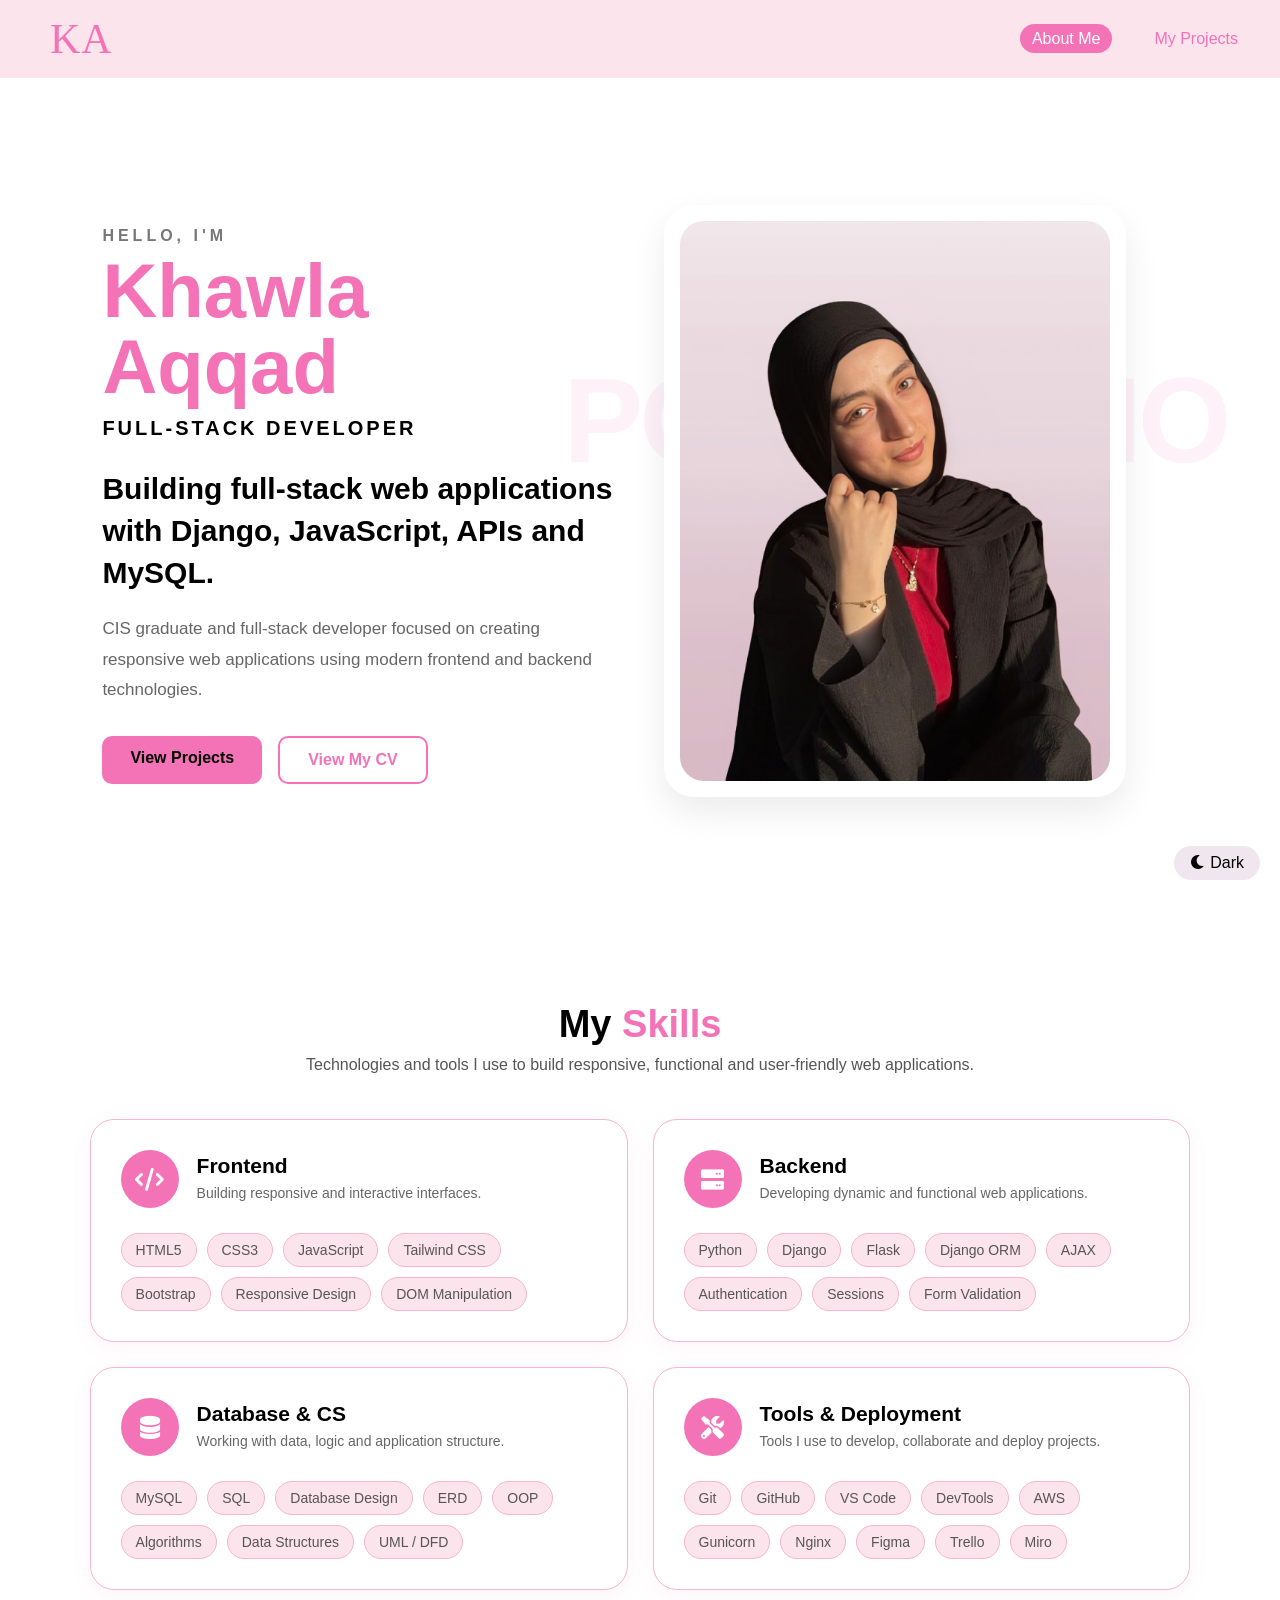
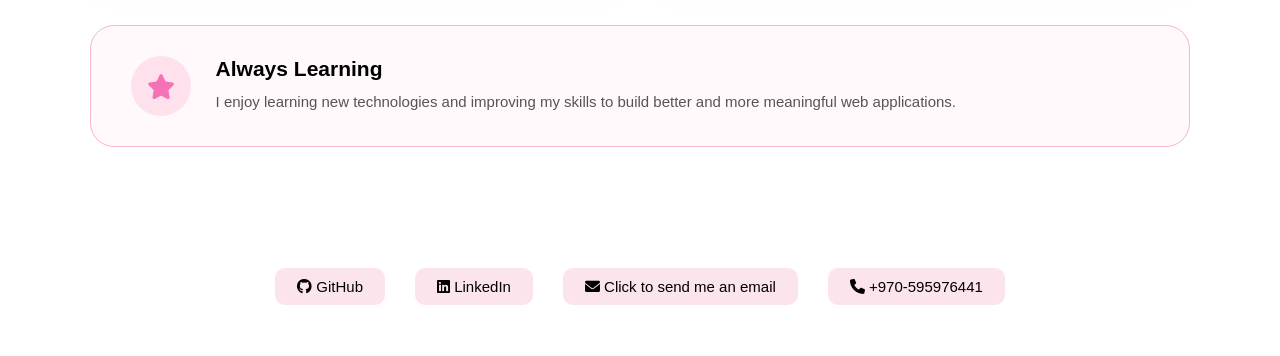
<file: index.html>
<!DOCTYPE html>
<html lang="en">
<head>
    <meta charset="UTF-8">
    <meta name="viewport" content="width=device-width, initial-scale=1.0">
    <title>Khawla Aqqad | Portfolios</title>
    <link rel="stylesheet" href="style.css">
    <link rel="stylesheet" href="https://cdnjs.cloudflare.com/ajax/libs/font-awesome/6.0.0-beta3/css/all.min.css" />
<body>
    
<!-- Switch button -->
    <div class="theme-toggle">
        <button id="themeBtn" onclick="toggleTheme()">
            <i class="fas fa-moon"></i> Dark 
        </button>
    </div>

<!-- Top bar -->
<nav class="navbar">

    <div class="logo">
        <a href="index.html">KA</a>
    </div>

    <ul class="nav-links">
        <li><a href="index.html" class="active">About Me</a></li>
        <li><a href="projects.html">My Projects</a></li>
    </ul>

</nav>

<!-- Hero Section -->
<section class="hero-section">

    <!-- Left Side -->
    <div class="hero-content">
        <p class="hero-label">HELLO, I'M</p>
        <h1 class="hero-big-name">Khawla Aqqad</h1>
        <p class="hero-role">FULL-STACK DEVELOPER</p>
        <h2>Building full-stack web applications with Django, JavaScript, APIs and MySQL.</h2>
        <p class="hero-description">
            CIS graduate and full-stack developer focused on creating responsive
            web applications using modern frontend and backend technologies.
        </p>
        <div class="hero-buttons">
            <a href="projects.html" class="hero-btn primary">View Projects</a>
            <a href="https://docs.google.com/document/d/1Huhkl3bzUAG76ihjNF-Jv4KBVgLShwQun_zowLG6C3U/edit?tab=t.0" target="_blank" class="hero-btn secondary">
                View My CV
            </a>
        </div>
    </div>


    <!-- Right Side -->
    <div class="hero-image-area">
        <h2 class="hero-bg-text">PORTFOLIO</h2>
        <div class="photo-card">
            <img src="./static/myphoto.png" alt="Khawla Aqqad" class="hero-photo">
        </div>

    </div>

</section>

    <!-- skills bar -->

<!-- Skills Section -->
<section class="skills-section">

    <div class="skills-title">
        <h2>My <span>Skills</span></h2>
        <p>
            Technologies and tools I use to build responsive,
            functional and user-friendly web applications.
        </p>
    </div>

    <div class="skills-grid">

        <!-- Frontend -->
        <div class="skills-card">

            <div class="skills-card-header">
                <div class="skills-icon">
                    <i class="fas fa-code"></i>
                </div>

                <div>
                    <h3>Frontend</h3>
                    <p>Building responsive and interactive interfaces.</p>
                </div>
            </div>

            <div class="skills-tags">
                <span>HTML5</span>
                <span>CSS3</span>
                <span>JavaScript</span>
                <span>Tailwind CSS</span>
                <span>Bootstrap</span>
                <span>Responsive Design</span>
                <span>DOM Manipulation</span>
            </div>

        </div>


        <!-- Backend -->
        <div class="skills-card">

            <div class="skills-card-header">
                <div class="skills-icon">
                    <i class="fas fa-server"></i>
                </div>

                <div>
                    <h3>Backend</h3>
                    <p>Developing dynamic and functional web applications.</p>
                </div>
            </div>

            <div class="skills-tags">
                <span>Python</span>
                <span>Django</span>
                <span>Flask</span>
                <span>Django ORM</span>
                <span>AJAX</span>
                <span>Authentication</span>
                <span>Sessions</span>
                <span>Form Validation</span>
            </div>

        </div>


        <!-- Database & CS -->
        <div class="skills-card">

            <div class="skills-card-header">
                <div class="skills-icon">
                    <i class="fas fa-database"></i>
                </div>

                <div>
                    <h3>Database & CS</h3>
                    <p>Working with data, logic and application structure.</p>
                </div>
            </div>

            <div class="skills-tags">
                <span>MySQL</span>
                <span>SQL</span>
                <span>Database Design</span>
                <span>ERD</span>
                <span>OOP</span>
                <span>Algorithms</span>
                <span>Data Structures</span>
                <span>UML / DFD</span>
            </div>

        </div>


        <!-- Tools & Deployment -->
        <div class="skills-card">

            <div class="skills-card-header">
                <div class="skills-icon">
                    <i class="fas fa-tools"></i>
                </div>

                <div>
                    <h3>Tools & Deployment</h3>
                    <p>Tools I use to develop, collaborate and deploy projects.</p>
                </div>
            </div>

            <div class="skills-tags">
                <span>Git</span>
                <span>GitHub</span>
                <span>VS Code</span>
                <span>DevTools</span>
                <span>AWS</span>
                <span>Gunicorn</span>
                <span>Nginx</span>
                <span>Figma</span>
                <span>Trello</span>
                <span>Miro</span>
            </div>

        </div>

    </div>


    <!-- Always Learning -->
    <div class="learning-box">

        <div class="learning-icon">
            <i class="fas fa-star"></i>
        </div>

        <div>
            <h3>Always Learning</h3>

            <p>
                I enjoy learning new technologies and improving my skills
                to build better and more meaningful web applications.
            </p>
        </div>

    </div>
</section>
    <!-- link bar -->

    <div class="social">
        <a href="https://github.com/khawlaaqqad-png" target="_blank" class="social-btn">
                <i class="fab fa-github"></i> GitHub
            </a>
            <a href="https://www.linkedin.com/in/khawla-aqqad" target="_blank" class="social-btn">
                <i class="fab fa-linkedin"></i> LinkedIn
            </a>
            <a href="https://mail.google.com/mail/?view=cm&fs=1&to=khawlaaqqad@gmail.com" target="_blank" class="social-btn">
                <i class="fas fa-envelope"></i> Click to send me an email
            </a>
            <a href="tel:+970595976441" class="social-btn">
                <i class="fas fa-phone"></i> +970-595976441
            </a>
    </div>

    <script src="main.js"></script>
</body>
</html>
</file>
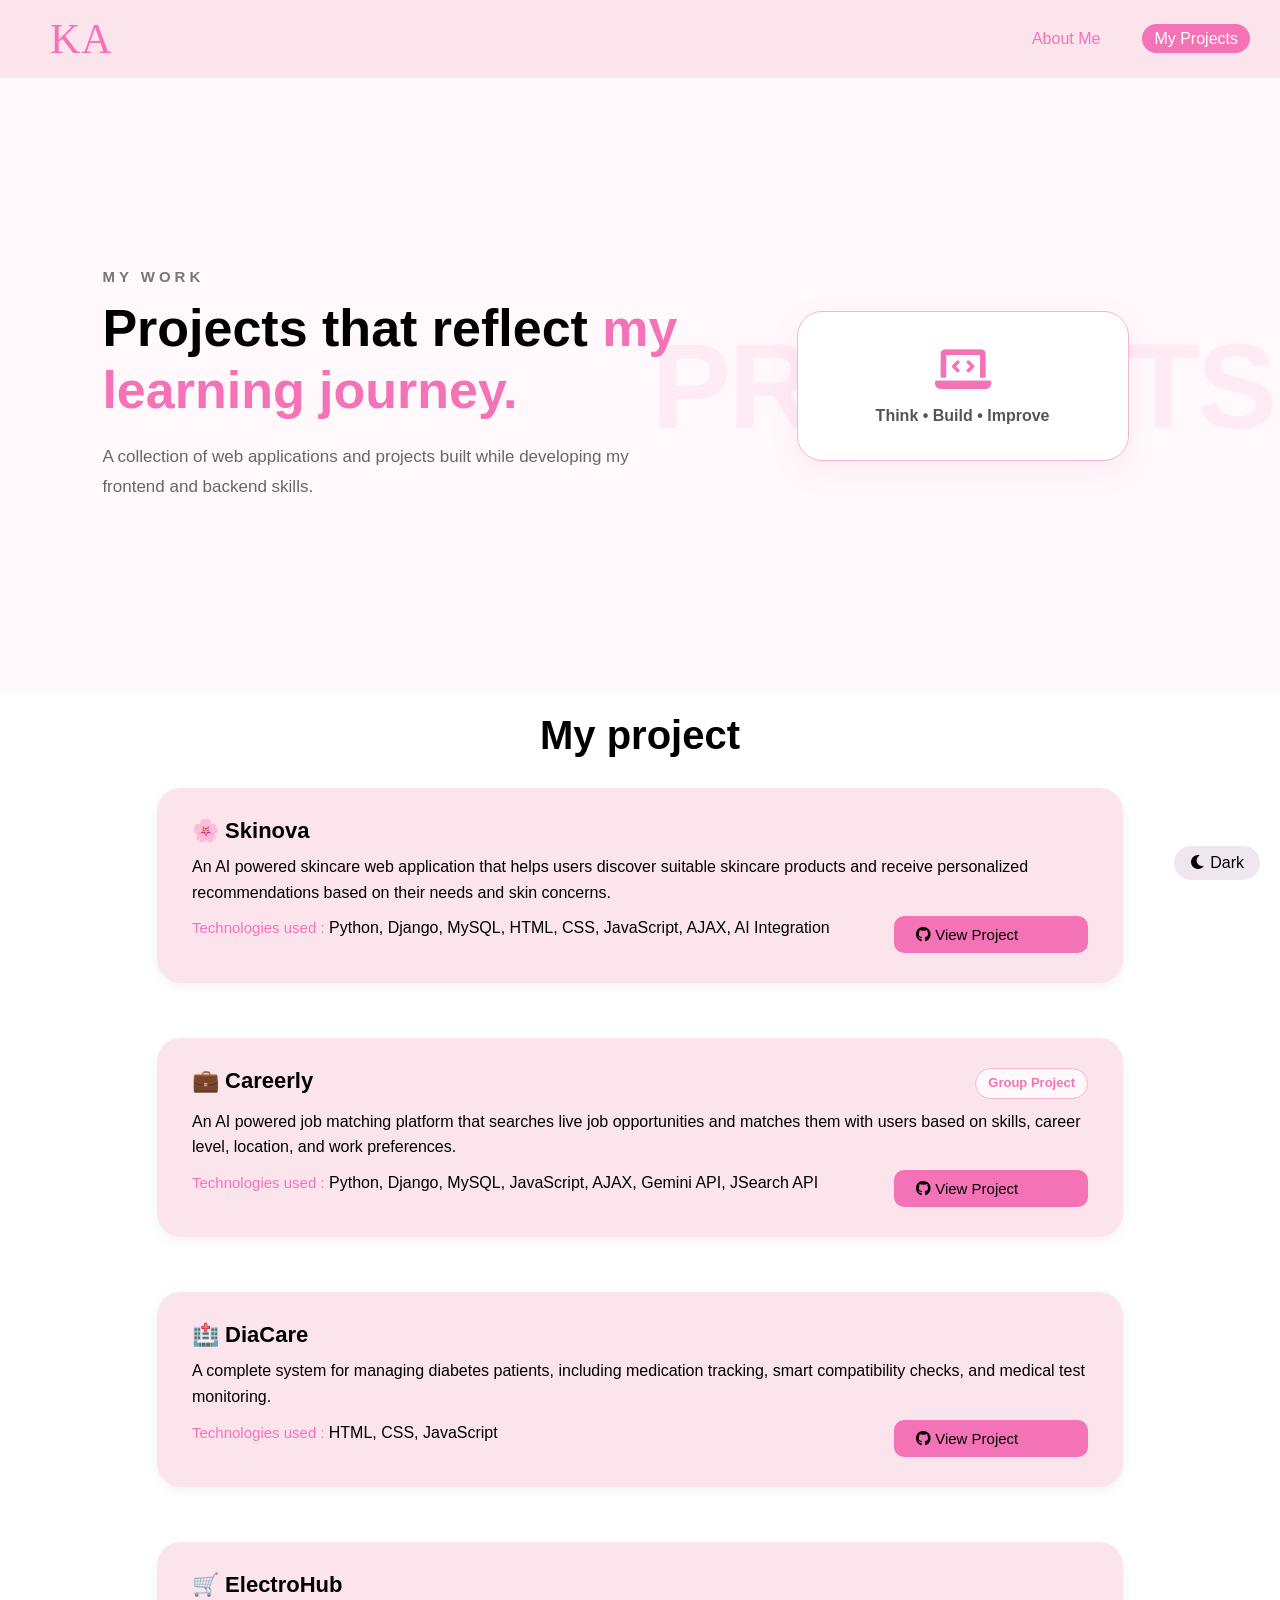
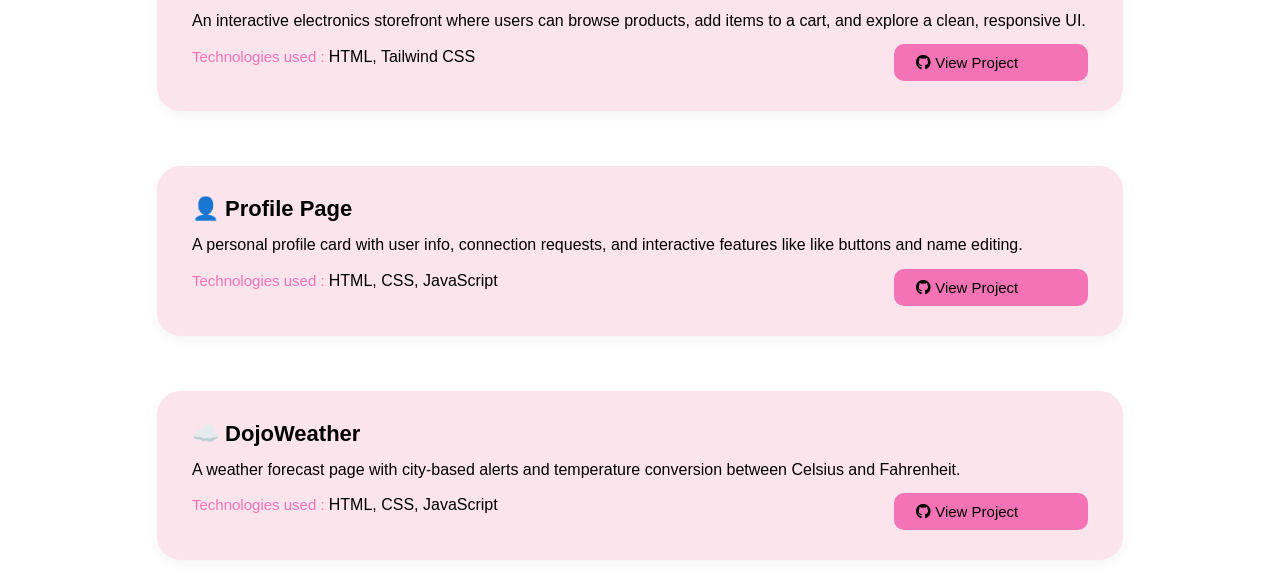
<file: projects.html>
<!DOCTYPE html>
<html lang="en">
<head>
    <meta charset="UTF-8">
    <meta name="viewport" content="width=device-width, initial-scale=1.0">
    <title>Khawla Aqqad | Portfolios</title>
    <link rel="stylesheet" href="style.css">
    <link rel="stylesheet" href="https://cdnjs.cloudflare.com/ajax/libs/font-awesome/6.0.0-beta3/css/all.min.css" />
</head>
<body>
    
<!-- Switch button -->
    <div class="theme-toggle">
        <button id="themeBtn" onclick="toggleTheme()">
            <i class="fas fa-moon"></i> Dark
        </button>
    </div>

<!-- Top bar -->
<nav class="navbar">
    <div class="logo">
        <a href="index.html">KA</a>
    </div>
    <ul class="nav-links">
        <li><a href="index.html">About Me</a></li>
        <li><a href="projects.html" class="active">My Projects</a></li>
    </ul>
</nav>

<!-- Projects Hero -->
<section class="projects-hero">
    <div class="projects-hero-text">
        <p class="projects-label">MY WORK</p>
        <h1>Projects that reflect <span>my learning journey.</span></h1>
        <p class="projects-description">
            A collection of web applications and projects built while developing
            my frontend and backend skills.
        </p>
    </div>

    <div class="projects-hero-design">
        <h2>PROJECTS</h2>
        <div class="projects-mini-card">
            <i class="fas fa-laptop-code"></i>
            <p>Think • Build • Improve</p>
        </div>
    </div>
</section>

    <div class="container">
        <h2>My project</h2>
        <!-- project 1 - Skinova -->
        <div class="project-card featured-project">
                <h3>🌸 Skinova</h3>
            <p> An AI powered skincare web application that helps users discover suitable skincare products and receive personalized recommendations based on their needs and skin concerns. </p>
            <p> <span class="tech-title">Technologies used :</span> Python, Django, MySQL, HTML, CSS, JavaScript, AJAX, AI Integration </p>
            <a class="project-btn" href="https://github.com/khawlaaqqad-png/skinova-skincare-routine" target="_blank">
                <i class="fab fa-github"></i> View Project
            </a>

        </div>

        <!-- Careerly -->
        <div class="project-card featured-project">
            <div class="title">
                <h3>💼 Careerly</h3>
                <p class="project-type">Group Project</p>
            </div>
            <p>
                An AI powered job matching platform that searches live job opportunities
                and matches them with users based on skills, career level, location,
                and work preferences.
            </p>
            <p>
                <span class="tech-title">Technologies used :</span>
                Python, Django, MySQL, JavaScript, AJAX, Gemini API, JSearch API
            </p>
            <a class="project-btn" href="https://github.com/wejhatim-tech/Careerly" target="_blank">
                <i class="fab fa-github"></i> View Project
            </a>
        </div>
        <!-- project 1  -->
        <div class="project-card">
            <h3>🏥 DiaCare</h3>
            <p>A complete system for managing diabetes patients, including medication tracking, smart compatibility checks, and medical test monitoring.</p>
            <p><span>Technologies used : </span> HTML, CSS, JavaScript</p>
            <a class="project-btn" href="https://github.com/khawlaaqqad-png/DiaCare" target="_blank"><i class="fab fa-github"></i> View Project</a>
        </div>

        <!--  project 2 -->
        <div class="project-card">
            <h3>🛒 ElectroHub</h3>
            <p>An interactive electronics storefront where users can browse products, add items to a cart, and explore a clean, responsive UI.</p>
            <p><span>Technologies used : </span> HTML, Tailwind CSS</p>
            <a class="project-btn" href="https://github.com/khawlaaqqad-png/ElectroHub-Tailwind-css" target="_blank"> <i class="fab fa-github"></i> View Project</a>
        </div>


        <!-- project 3 -->
        <div class="project-card">
            <h3>👤 Profile Page</h3>
            <p>A personal profile card with user info, connection requests, and interactive features like like buttons and name editing.</p>
            <p><span>Technologies used : </span> HTML, CSS, JavaScript</p>
            <a class="project-btn" href="https://github.com/khawlaaqqad-png/Profile-Page" target="_blank"><i class="fab fa-github"></i> View Project</a>
        </div>

        <!-- project 4 -->
        <div class="project-card">
            <h3>☁️ DojoWeather</h3>
            <p>A weather forecast page with city-based alerts and temperature conversion between Celsius and Fahrenheit.</p>
            <p><span>Technologies used : </span> HTML, CSS, JavaScript</p>
            <a class="project-btn" href="https://github.com/khawlaaqqad-png/DojoWeather" target="_blank"><i class="fab fa-github"></i> View Project</a>
        </div>

    </div>

    <script src="main.js"></script>
</body>
</html>
</file>
<file: style.css>
* {
    padding: 0;
    margin: 0;
    font-family: 'Segoe UI', Tahoma, Geneva, Verdana, sans-serif;
}

/*DARK MODE*/

body.dark-mode {
    background-color: #121212;
    color: #e0e0e0;
}


/*Navbar*/

body.dark-mode .navbar {
    background-color: #1e1e2f;
    border-bottom: 1px solid #f472b6;
}

body.dark-mode .logo a {
    color: #f472b6;
}

body.dark-mode .nav-links a {
    color: #f472b6;
}

body.dark-mode .nav-links a:hover,
body.dark-mode .nav-links a.active {
    background-color: #f472b6;
    color: #121212;
}


/*Hero*/

body.dark-mode .hero-label {
    color: #bdbdbd;
}

body.dark-mode .hero-big-name {
    color: #f472b6;
}

body.dark-mode .hero-role {
    color: #ffffff;
}

body.dark-mode .hero-content h2 {
    color: #e0e0e0;
}

body.dark-mode .hero-description {
    color: #bdbdbd;
}

body.dark-mode .hero-bg-text {
    color: rgba(244, 114, 182, 0.12);
}

body.dark-mode .photo-card {
    background-color: #1e1e2f;
}

body.dark-mode .hero-btn.secondary {
    color: #f472b6;
}

body.dark-mode .hero-btn.secondary:hover {
    background-color: #332333;
}


/*Skills*/

body.dark-mode .skills-title p {
    color: #bdbdbd;
}

body.dark-mode .skills-card {
    background-color: #1e1e2f;
    border-color: #f472b6;
}

body.dark-mode .skills-card-header p {
    color: #bdbdbd;
}

body.dark-mode .skills-tags span {
    background-color: #332333;
    color: #e0e0e0;
    border-color: #f472b6;
}

body.dark-mode .learning-box {
    background-color: #1e1e2f;
    border-color: #f472b6;
}

body.dark-mode .learning-box p {
    color: #bdbdbd;
}

body.dark-mode .learning-icon {
    background-color: #332333;
}


/*Social*/

body.dark-mode .social-btn {
    background-color: #1e1e2f;
    color: #f472b6;
    border: 1px solid #f472b6;
}

body.dark-mode .social-btn:hover {
    background-color: #f472b6;
    color: #121212;
}


/*Projects Hero*/

body.dark-mode .projects-hero {
    background-color: #181818;
}

body.dark-mode .projects-label {
    color: #bdbdbd;
}

body.dark-mode .projects-description {
    color: #bdbdbd;
}

body.dark-mode .projects-mini-card {
    background-color: #1e1e2f;
    border-color: #f472b6;
}

body.dark-mode .projects-mini-card p {
    color: #e0e0e0;
}

body.dark-mode .projects-hero-design h2 {
    color: rgba(244, 114, 182, 0.12);
}


/*Project Cards*/

body.dark-mode .project-card {
    background-color: #1e1e2f;
    color: #e0e0e0;
    border: 1px solid #f472b6;
}

body.dark-mode .project-card span {
    color: #f472b6;
}

body.dark-mode .project-btn {
    background-color: #f472b6;
    color: #121212;
}

body.dark-mode .project-btn:hover {
    background-color: #d6336c;
    color: white;
}


/*Theme Button*/

body.dark-mode .theme-toggle button {
    background-color: #1e1e2f;
    color: #f472b6;
    border: 1px solid #f472b6;
}

/*Mode Switch Button*/
.theme-toggle {
    position: fixed;
    bottom: 20px;
    right: 20px;
}

.theme-toggle button {
    background-color: #f0e6ef;
    border: none;
    padding: 8px 16px;
    border-radius: 30px;
    font-size: 16px;
}


/*navar*/
.navbar {
    display: flex;
    justify-content: space-between;
    align-items: center;
    background-color: #fce4ec;
    padding: 15px 30px;
}

.logo a {
    text-decoration: none;
    color: #f472b6;
    font-family: 'Allura', cursive;
    font-size: 42px;
    font-weight: 400;
    letter-spacing: 1px;
    margin-left: 20px;
}

.nav-links {
    list-style: none;
    display: flex;
    gap: 30px;
}

.nav-links a {
    text-decoration: none;
    font-size: 16px;
    color: #f472b6;
    font-weight: 500;
    padding: 6px 12px;
    border-radius: 20px;
}


.nav-links a:hover {
    background-color: #f472b6;
    color: white;
}

.nav-links a.active {
    background-color: #f472b6;
    color: white;
}

/*HERO SECTION*/

.hero-section {
    min-height: 85vh;
    display: flex;
    justify-content: space-between;
    align-items: center;
    padding: 45px 8%;
    gap: 20px;
    overflow: hidden;
}


/*LEFT SIDE*/

.hero-content {
    width: 48%;
}


/*Small Text*/

.hero-label {
    font-size: 16px;
    font-weight: 700;
    letter-spacing: 4px;
    color: #777;
    margin-bottom: 8px;
}


/*Big Name*/

.hero-big-name {
    font-size: 76px;
    font-weight: 800;
    line-height: 1;
    color: #f472b6;
    margin-bottom: 12px;
}


/*Role*/

.hero-role {
    font-size: 20px;
    font-weight: 700;
    letter-spacing: 3px;
    color: black;
    margin-bottom: 28px;
}


/*Main Hero Text*/

.hero-content h2 {
    font-size: 30px;
    line-height: 1.4;
    margin-bottom: 20px;
    max-width: 620px;
}


/*Description*/

.hero-description {
    font-size: 17px;
    line-height: 1.8;
    color: #666;
    max-width: 620px;
}


/*Buttons*/

.hero-buttons {
    display: flex;
    gap: 16px;
    margin-top: 30px;
}


.hero-btn {
    text-decoration: none;
    padding: 13px 28px;
    border-radius: 10px;
    font-size: 16px;
    font-weight: 600;
}


.hero-btn.primary {
    background-color: #f472b6;
    color: black;
}


.hero-btn.primary:hover {
    background-color: #cc6299;
}


.hero-btn.secondary {
    border: 2px solid #f472b6;
    color: #f472b6;
    background-color: transparent;
}


.hero-btn.secondary:hover {
    background-color: #fce4ec;
}


/*RIGHT SIDE*/

.hero-image-area {
    width: 46%;
    min-height: 610px;
    position: relative;
    display: flex;
    justify-content: center;
    align-items: center;
    transform: translateX(-35px);
}


/*PORTFOLIO BACKGROUND*/

.hero-bg-text {
    position: absolute;
    top: 150px;
    left: 50%;
    transform: translateX(-50%);
    font-size: 120px;
    font-weight: 900;
    letter-spacing: -4px;
    color: rgba(244, 114, 182, 0.10);
    white-space: nowrap;
    z-index: 0;
}


/*PHOTO CARD*/

.photo-card {
    width: 430px;
    position: relative;
    z-index: 2;
    background-color: white;
    padding: 16px;
    border-radius: 30px;
    margin-top: -10px;
    box-shadow: 0 15px 35px rgba(0, 0, 0, 0.08);
}


/*PHOTO*/

.hero-photo {
    width: 100%;
    height: 560px;
    object-fit: cover;
    border-radius: 24px;
    display: block;
}
/*skills*/
/*Skills Section*/

.skills-section {
    padding: 70px 7%;
}


/*Skills Title*/

.skills-title {
    text-align: center;
    margin-bottom: 45px;
}

.skills-title h2 {
    font-size: 38px;
    margin-bottom: 10px;
}

.skills-title h2 span {
    color: #f472b6;
}

.skills-title p {
    font-size: 16px;
    color: #555;
}


/*Skills Grid*/
.skills-grid {
    display: grid;
    grid-template-columns: repeat(2, 1fr);
    gap: 25px;
    max-width: 1200px;
    margin: auto;
}


/*Skills Card*/
.skills-card {
    background-color: white;
    border: 1px solid #f8b4d0;
    border-radius: 24px;
    padding: 30px;
    box-shadow: 0 5px 20px rgba(244, 114, 182, 0.08);
    transition: 0.3s;
}

.skills-card:hover {
    transform: translateY(-5px);
    box-shadow: 0 10px 25px rgba(244, 114, 182, 0.15);
}


/*Card Header*/
.skills-card-header {
    display: flex;
    align-items: center;
    gap: 18px;
    margin-bottom: 25px;
}

.skills-card-header h3 {
    font-size: 21px;
    margin-bottom: 5px;
}

.skills-card-header p {
    font-size: 14px;
    line-height: 1.5;
    color: #666;
}


/*Icon*/
.skills-icon {
    min-width: 58px;
    height: 58px;
    border-radius: 50%;
    background-color: #f472b6;
    color: white;
    display: flex;
    justify-content: center;
    align-items: center;
    font-size: 23px;
}


/*Skill Tags*/
.skills-tags {
    display: flex;
    flex-wrap: wrap;
    gap: 10px;
}

.skills-tags span {
    background-color: #fce4ec;
    color: #555;
    border: 1px solid #f8b4d0;
    padding: 8px 14px;
    border-radius: 20px;
    font-size: 14px;
    font-weight: 500;
}


/*Always Learning*/
.learning-box {
    max-width: 1200px;
    margin: 35px auto 0;
    padding: 30px 40px;
    border: 1px solid #f8b4d0;
    border-radius: 24px;
    background-color: #fff9fb;
    display: flex;
    align-items: center;
    gap: 25px;
}

.learning-icon {
    min-width: 60px;
    height: 60px;
    border-radius: 50%;
    background-color: #ffe1ed;
    color: #f472b6;
    display: flex;
    justify-content: center;
    align-items: center;
    font-size: 25px;
}

.learning-box h3 {
    font-size: 21px;
    margin-bottom: 8px;
}

.learning-box p {
    font-size: 15px;
    line-height: 1.7;
    color: #555;
}

/*social*/

.social {
    display: flex;
    justify-content: center;
    padding: 4%;
    gap: 30px;
}
.social-btn {
    align-items: center;
    gap: 8px;
    background-color: #fce4ec;
    color: black;
    padding: 10px 22px;
    border-radius: 10px;
    text-decoration: none;
    font-weight: 500;
    font-size: 15px;
}


/*project par*/
/*Projects Hero*/

.projects-hero {
    min-height: 55vh;

    display: flex;
    justify-content: space-between;
    align-items: center;

    padding: 60px 8%;

    background-color: #fff9fb;

    overflow: hidden;
}


/*Left Side*/

.projects-hero-text {
    width: 55%;
}

.projects-label {
    font-size: 15px;

    font-weight: 700;

    letter-spacing: 4px;

    color: #777;

    margin-bottom: 12px;
}

.projects-hero-text h1 {
    font-size: 52px;

    line-height: 1.2;

    margin-bottom: 20px;
}

.projects-hero-text h1 span {
    color: #f472b6;
}

.projects-description {
    font-size: 17px;

    line-height: 1.8;

    color: #666;

    max-width: 650px;
}


/*Right Side*/

.projects-hero-design {
    width: 40%;

    min-height: 350px;

    position: relative;

    display: flex;
    justify-content: center;
    align-items: center;
}


/*Background Word*/
.projects-hero-design h2 {
    position: absolute;
    font-size: 120px;
    font-weight: 900;
    color: rgba(244, 114, 182, 0.10);
    letter-spacing: -3px;
    z-index: 0;
}


/*Small Card*/
.projects-mini-card {
    position: relative;
    z-index: 2;
    width: 260px;
    background-color: white;
    border: 1px solid #f8b4d0;
    border-radius: 25px;
    padding: 35px;
    text-align: center;
    box-shadow: 0 10px 30px rgba(244, 114, 182, 0.10);
}

.projects-mini-card i {
    font-size: 45px;
    color: #f472b6;
    margin-bottom: 15px;
}

.projects-mini-card p {
    font-size: 16px;
    font-weight: 600;
    color: #555;
}

.project-par span {
    color: #f472b6;
}
.project-par p {
    font-size: 17px;
    line-height: 1.6;
    width: 45%;
}

/*project card*/
.project-card {
    background-color: #fce4ec;
    padding: 30px 35px;
    border-radius: 24px;
    margin-bottom: 25px;
    box-shadow: 0 4px 12px rgba(0, 0, 0, 0.05);
    width: 70%;
    display: flex;
    flex-direction: column;
    gap: 10px;
}

.project-card:hover {
    transform: translateY(-5px);
    box-shadow: 0 8px 20px rgba(214, 51, 108, 0.15);
}

.container h2 {
    text-align: center;
    font-size: 40px;
    margin-top: 20px;
}

.container {
    display: flex;
    justify-content: center;
    flex-direction: column;
    gap: 30px;
    align-items: center;
}

.project-btn {
    align-self: flex-end;
    align-items: center;
    background-color: #f472b6;
    color: black;
    padding: 10px 22px;
    border-radius: 10px;
    text-decoration: none;
    font-weight: 500;
    width: 150px;
    margin-top: -35px;
    font-size: 15px;
}

.project-btn:hover {
    background-color: #cc6299;
}

.project-card h3 {
    font-size: 22px;
}

.project-card p {
    font-size: 16px;
    line-height: 1.6;
}

.project-card span {
    font-size: 15px;
    color: #f472b6 ;
}

.title{
    display: flex;
    justify-content: space-between;
}
/*Project Type*/

.project-type {
    width: fit-content;
    background-color: #fff9fb;
    color: #f472b6;
    border: 1px solid #f8b4d0;
    padding: 4px 12px;
    border-radius: 20px;
    font-size: 13px !important;
    font-weight: 600;
}

body.dark-mode .project-type {
    background-color: #332333;
    color: #f472b6;
    border-color: #f472b6;
}
/*RESPONSIVE DESIGN*/

@media (max-width: 768px) {


    /*Navbar*/

    .navbar {
        padding: 12px 20px;

        flex-direction: row;

        gap: 15px;
    }

    .logo a {
        font-size: 36px;

        margin-left: 0;
    }

    .nav-links {
        gap: 5px;

        flex-wrap: wrap;

        justify-content: flex-end;
    }

    .nav-links a {
        font-size: 14px;

        padding: 5px 8px;
    }


    /*Hero*/

    .hero-section {
        min-height: auto;

        flex-direction: column;

        padding: 50px 6%;

        gap: 25px;
    }

    .hero-content {
        width: 100%;

        text-align: center;
    }

    .hero-label {
        font-size: 13px;
    }

    .hero-big-name {
        font-size: 50px;
    }

    .hero-role {
        font-size: 16px;

        letter-spacing: 2px;

        margin-bottom: 22px;
    }

    .hero-content h2 {
        font-size: 24px;

        margin-left: auto;
        margin-right: auto;
    }

    .hero-description {
        font-size: 15px;

        margin-left: auto;
        margin-right: auto;
    }

    .hero-buttons {
        justify-content: center;

        flex-wrap: wrap;
    }


    /*Hero Image*/

    .hero-image-area {
        width: 100%;

        min-height: 470px;

        transform: none;
    }

    .hero-bg-text {
        font-size: 72px;

        top: 95px;
    }

    .photo-card {
        width: 300px;

        padding: 12px;

        margin-top: 0;
    }

    .hero-photo {
        height: 400px;
    }


    /*Skills*/

    .skills-section {
        padding: 50px 5%;
    }

    .skills-title {
        margin-bottom: 30px;
    }

    .skills-title h2 {
        font-size: 32px;
    }

    .skills-title p {
        font-size: 15px;
    }

    .skills-grid {
        grid-template-columns: 1fr;

        gap: 20px;
    }

    .skills-card {
        padding: 25px;
    }

    .skills-card-header {
        gap: 15px;
    }

    .skills-card-header h3 {
        font-size: 20px;
    }

    .skills-card-header p {
        font-size: 13px;
    }

    .skills-tags {
        gap: 8px;
    }

    .skills-tags span {
        font-size: 13px;

        padding: 7px 12px;
    }


    /*Always Learning*/

    .learning-box {
        padding: 25px;

        gap: 15px;

        flex-direction: column;

        text-align: center;
    }

    .learning-icon {
        min-width: 50px;

        width: 50px;

        height: 50px;

        font-size: 20px;
    }

    .learning-box h3 {
        font-size: 19px;
    }

    .learning-box p {
        font-size: 14px;
    }


    /*Social*/

    .social {
        padding: 30px 5%;

        gap: 12px;

        flex-wrap: wrap;
    }

    .social-btn {
        font-size: 13px;

        padding: 9px 14px;
    }


    /*Projects Hero*/

    .projects-hero {
        min-height: auto;

        flex-direction: column;

        padding: 50px 6%;

        text-align: center;

        gap: 20px;
    }

    .projects-hero-text {
        width: 100%;
    }

    .projects-label {
        font-size: 13px;
    }

    .projects-hero-text h1 {
        font-size: 36px;
    }

    .projects-description {
        font-size: 15px;

        margin: auto;
    }

    .projects-hero-design {
        width: 100%;

        min-height: 280px;
    }

    .projects-hero-design h2 {
        font-size: 75px;
    }

    .projects-mini-card {
        width: 220px;

        padding: 28px;
    }

    .projects-mini-card i {
        font-size: 38px;
    }


    /*Projects Cards*/

    .container {
        width: 90%;

        margin: auto;

        gap: 20px;
    }

    .container h2 {
        font-size: 32px;

        margin-top: 25px;
    }

    .project-card {
        width: 100%;

        box-sizing: border-box;

        padding: 25px;
    }

    .project-card h3 {
        font-size: 20px;
    }

    .project-card p {
        font-size: 15px;

        line-height: 1.6;
    }

    .project-card span {
        font-size: 14px;
    }

    .project-btn {
        width: 130px;

        font-size: 14px;

        padding: 9px 15px;

        margin-top: 0;
    }


    /*Theme Button*/

    .theme-toggle {
        bottom: 15px;

        right: 15px;
    }

    .theme-toggle button {
        font-size: 14px;

        padding: 7px 13px;
    }

}
</file>
